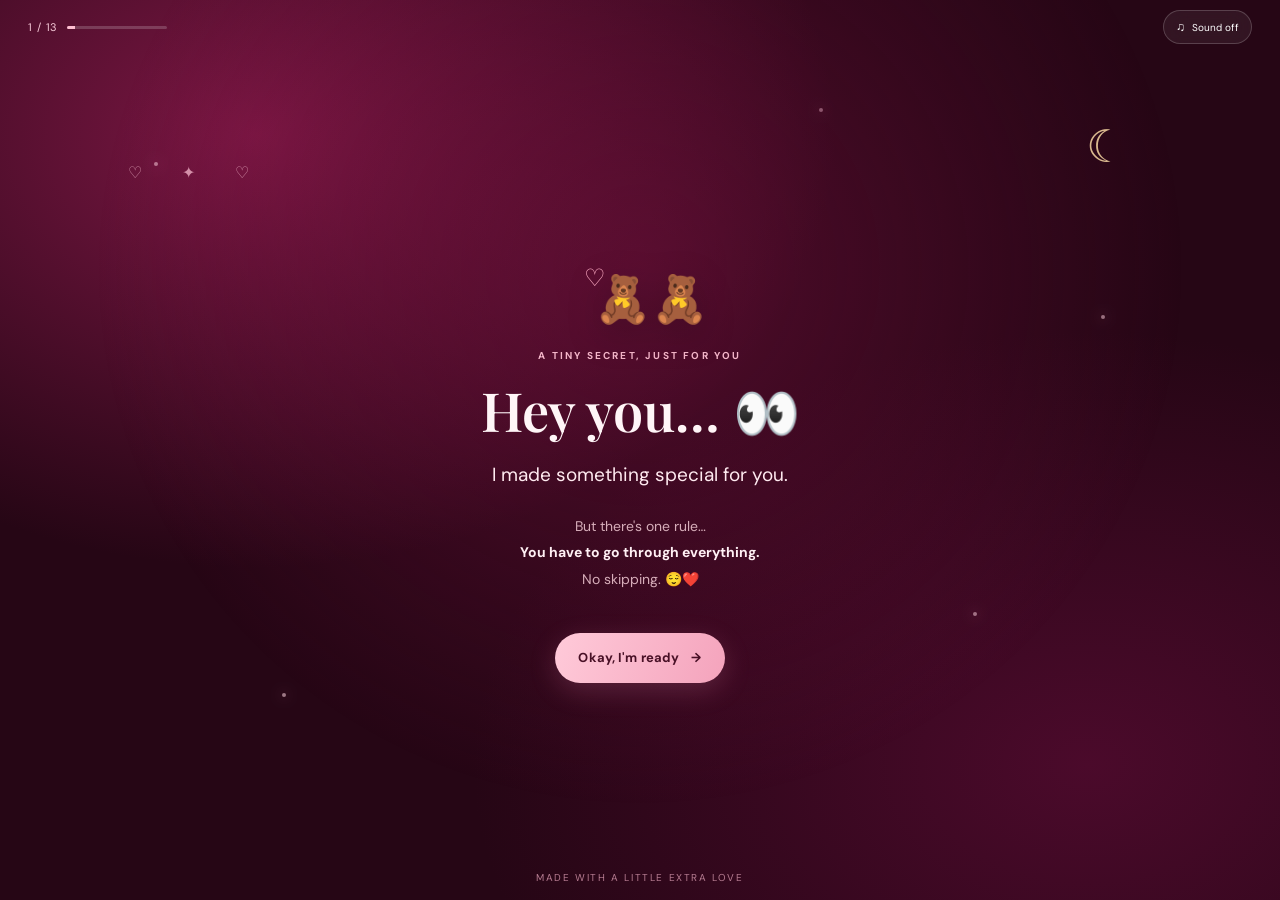
<file: index.html>
<!doctype html>
<html lang="en">
<head>
  <meta charset="utf-8">
  <meta name="viewport" content="width=device-width, initial-scale=1, viewport-fit=cover">
  <meta name="theme-color" content="#2b0718">
  <meta name="description" content="A little birthday surprise made with love.">
  <title>A Little Surprise for You ❤️</title>
  <link rel="stylesheet" href="css/style.css">
</head>
<body>
  <div class="ambient" aria-hidden="true"><span></span><span></span><span></span><span></span><span></span></div>
  <div class="heart-background" id="heartBackground" aria-hidden="true"></div>
  <span class="heart-cursor" id="heartCursor" aria-hidden="true">♥</span>
  <div class="top-ui">
    <div class="progress-wrap"><span id="progressText">1 / 13</span><div class="progress-track"><i id="progressBar"></i></div></div>
    <button class="sound-toggle" id="soundToggle" aria-label="Toggle background music" title="Toggle music">♫ <span>Sound off</span></button>
  </div>
  <main id="story" aria-live="polite">
    <section class="scene active dark-scene" data-step="1" id="step1">
      <div class="moon">☾</div><div class="tiny-hearts" aria-hidden="true">♡　✦　♡</div>
      <div class="scene-content intro-content">
        <div class="couple-doodle" aria-hidden="true"><span>♡</span><b>🧸</b><b>🧸</b></div>
        <p class="eyebrow">A tiny secret, just for you</p>
        <h1 id="openingLine">Hey you… 👀</h1>
        <p class="lead" id="openingSub">I made something special for you.</p>
        <p class="muted">But there's one rule…<br><strong>You have to go through everything.</strong><br>No skipping. 😌❤️</p>
        <button class="primary" data-next>Okay, I'm ready <span>→</span></button>
      </div>
      <div class="bottom-note">made with a little extra love</div>
    </section>

    <section class="scene birthday-reveal" data-step="2" id="step2">
      <div class="halo"></div><div class="scene-content center">
        <span class="pill">TODAY IS ALL ABOUT YOU</span>
        <p class="tamil-quote">Ennavan enakkaaga pirantha Naal ❤️</p>
        <p class="lead">The day my favourite person came into this world…</p>
        <h1 class="big-title">HAPPY BIRTHDAY,<br><em>MY LOVE</em> ❤️</h1>
        <p class="script-line">Your birthday feels like My second Birtday</p>
        <p class="soft-copy">Because the day you were born,<br>a little piece of my happiness was born too.</p>
        <button class="primary" data-next>There's more for you <span>→</span></button>
      </div>
    </section>

    <section class="scene balloons-scene" data-step="3" id="step3">
      <div class="scene-content center wide">
        <p class="eyebrow">A tiny birthday game</p><h2>Pop the balloons! 🎈</h2>
        <p class="soft-copy">Tap every balloon to find the little things I love about you.</p>
        <div class="balloon-field" id="balloonField">
          <button class="balloon b1" data-message="My favourite person ❤️" aria-label="Pop balloon 1"><i></i></button>
          <button class="balloon b2" data-message="My cuttest headache 😂" aria-label="Pop balloon 2"><i></i></button>
          <button class="balloon b3" data-message="My safe place 🫶" aria-label="Pop balloon 3"><i></i></button>
          <button class="balloon b4" data-message="My everything 💍" aria-label="Pop balloon 4"><i></i></button>
          <button class="balloon b5" data-message="My happiness 🥹" aria-label="Pop balloon 5"><i></i></button>
          <button class="balloon b6" data-message="My forever person ❤️" aria-label="Pop balloon 6"><i></i></button>
        </div>
        <p id="balloonMessage" class="reveal-message" aria-live="polite">Your little messages are waiting…</p>
        <p id="balloonDone" class="soft-copy hidden">Okay… that was just the beginning. 👀</p>
        <button class="primary hidden" id="balloonContinue" data-next>Continue <span>→</span></button>
      </div>
    </section>

    <section class="scene cake-scene" data-step="4" id="step4">
      <div class="scene-content center">
        <p class="eyebrow">Make a little wish</p><h2>Make a wish, birthday boy… ✨</h2>
        <p class="soft-copy">Blow the candle or tap it if your browser can't hear you.</p>
        <button class="cake-button" id="blowButton" aria-label="Tap to blow out the candle">
          <div class="cake"><div class="candle"><span class="flame" id="flame"></span><span class="wick"></span></div><div class="icing"></div><div class="cake-top"></div><div class="cake-layer"></div><div class="cake-base"></div><div class="cake-plate"></div></div>
          <span class="cake-hint">Tap to blow 💨</span>
        </button>
        <p id="blowStatus" class="microcopy">Blow into your microphone (optional) or tap the cake.</p>
      </div>
    </section>

    <section class="scene explosion-scene dark-scene" data-step="5" id="step5">
      <canvas class="confetti-canvas" aria-hidden="true"></canvas>
      <div class="scene-content center">
        <div class="photo-frame hero-photo"><img data-image="hisPhoto" alt="Your favourite birthday boy" src="partner-photo.jpeg"></div>
        <p class="eyebrow">TODAY, THE WORLD GOT LUCKY</p>
        <h1 class="explosion-title">HAPPY<br><em>BIRTHDAY</em></h1>
        <h2 class="partner-name" data-partner>MAGII</h2>
        <p class="lead">Today is your day…<br>but somehow, I'm the one who feels lucky.</p>
        <p class="soft-copy">Because you were born…<br><strong>I got my person. ❤️</strong></p>
        <button class="primary" data-next>One more surprise <span>→</span></button>
      </div>
    </section>

    <section class="scene question-scene" data-step="6" id="step6">
      
      <div class="scene-content center">
        <p class="eyebrow">A very important question</p><h1>Will You<br><em>Marry Me?</em> 💍❤️</h1>
        <p class="soft-copy">Choose carefully, future husband. 😌</p>
        <div class="answer-area"><button class="yes-button" id="yesButton">YES ❤️</button><button class="no-button" id="noButton">NO 😏</button></div>
        <p class="microcopy" id="noMessage" aria-live="polite">I have a feeling I know your answer…</p>
      </div>
    </section>

    <section class="scene yes-scene" data-step="7" id="step7">
      <div class="scene-content center">
        <div class="ring-burst">💍</div><p class="eyebrow">SHE SAID… HE SAID… WE SAID YES!</p>
        <h1 class="big-title">YAYYYYY!!! 🥹❤️</h1><h2>You said YES!</h2>
        <p class="lead">Now you're officially stuck with me forever. 😂💍</p>
        <p class="soft-copy">Good luck, future husband. 😌❤️</p>
        <div class="couple-doodle celebrators" aria-hidden="true">🧸💗🧸</div>
        <button class="primary" data-next>Wait… the Avengers have a message <span>→</span></button>
      </div>
    </section>

    <section class="scene avengers-scene dark-scene" data-step="8" id="step8">
      <div class="scene-content center avenger-content">
        <p class="eyebrow">THE AVENGERS HAVE ENTERED THE CHAT</p><h1>Wait… your favourite superheroes have a message for you 👀</h1>
        <p class="lead">They know something about your girl that you don't… 😏❤️</p>
        <div class="avenger-card">
          <div class="avenger-avatar" id="avengerAvatar" data-avenger-image="black-widow">🕵️‍♀️</div>
          <div class="cloud-bubble"><strong id="avengerName">BLACK WIDOW</strong><p id="avengerDialogue">Natasha here. 🖤</p><p id="avengerLine">She might act strong… but around you, she's just your softest girl. 🥹❤️</p></div>
          <div class="avenger-controls"><span id="avengerCount">1 / 6</span><button class="secondary" id="avengerNext">Next hero →</button></div>
        </div>
        <p class="microcopy">GROUP ONE · THE ORIGINALS</p>
      </div>
    </section>

    <section class="scene avengers-scene dark-scene" data-step="9" id="step9">
      <div class="scene-content center avenger-content">
        <p class="eyebrow">THE TEAM ISN'T DONE YET</p><h1>More heroes. More truth. ❤️</h1>
        <div class="avenger-card">
          <div class="avenger-avatar" id="avengerAvatar2" data-avenger-image="hawkeye">🏹</div>
          <div class="cloud-bubble"><strong id="avengerName2">HAWKEYE</strong><p id="avengerDialogue2">Clint here. 🏹</p><p id="avengerLine2">The greatest shot she ever took was giving her heart to you ❤️</p></div>
          <div class="avenger-controls"><span id="avengerCount2">1 / 6</span><button class="secondary" id="avengerNext2">Next hero →</button></div>
        </div>
        <p class="microcopy">GROUP TWO · THE REST OF THE TEAM</p>
      </div>
    </section>

    <section class="scene avengers-final dark-scene" data-step="10" id="step10">
      <div class="scene-content center">
        <div class="avengers-emblem">A</div><p class="eyebrow">A MESSAGE FROM EARTH'S MIGHTIEST</p>
        <p class="lead">Okay… we've all said our part.</p><p class="lead">But there's one thing we all agree on…</p>
        <h1 class="avengers-love">SHE LOVES YOU. ❤️</h1>
        <h2>And you better take good care of her. 😌</h2><p class="signature">— The Avengers 🦸‍♂️🦸‍♀️</p>
        <p class="soft-copy tamil-english">One main message Unnala than ava enga movies paakuraa 😂❤️</p>
        <button class="primary" data-next>Now, our memories 📸 <span>→</span></button>
      </div>
    </section>

    <section class="scene memories-scene" data-step="11" id="step11">
      <div class="scene-content center wide">
        <p class="eyebrow">LITTLE PIECES OF FOREVER</p><h1>Our Memories 📸</h1>
        <p class="soft-copy">Every picture holds a little piece of us.</p>
        <div class="memory-viewer">
          <button class="carousel-arrow" id="memoryPrev" aria-label="Previous photo">‹</button>
          <div class="memory-photo"><img id="memoryImage" alt="A memory of us" src=""><span class="photo-number" id="memoryNumber">01 / 04</span></div>
          <button class="carousel-arrow" id="memoryNext" aria-label="Next photo">›</button>
        </div>
        <p class="memory-caption" id="memoryCaption">One of my favourite moments with you ❤️</p>
        <div class="dots" id="memoryDots" aria-label="Choose memory"></div>
        <p class="microcopy">Swipe the photo or use the arrows to travel through our little story.</p>
        <button class="primary" data-next>Something from my heart 💌 <span>→</span></button>
      </div>
    </section>

    <section class="scene letter-scene dark-scene" data-step="12" id="step12">
      <div class="scene-content center">
        <p class="eyebrow">JUST BETWEEN YOU AND ME</p><h1>A letter for you 💌</h1>
        <button class="envelope" id="envelope" aria-label="Open your love letter"><span class="envelope-heart">♡</span><span class="envelope-label">Tap to open</span></button>
        <div class="letter-paper hidden" id="letterPaper"><p class="letter-to">To my favourite person,</p><p id="letterText"></p></div>
        <p id="letterHint" class="soft-copy">I put a little piece of my heart in here.</p>
        <button class="primary hidden" id="letterContinue" data-next>One last thing, my love <span>→</span></button>
      </div>
    </section>

    <section class="scene final-scene" data-step="13" id="step13">
      <div class="final-stars" aria-hidden="true">✦　·　♡　✧　·　✦</div>
      <div class="scene-content center">
        <div class="photo-frame final-photo"><img data-image="finalPhoto" alt="My favourite person" src=""></div>
        <p class="eyebrow">MY PERSON. MY HOME. MY ALWAYS.</p><h1 class="big-title">HAPPY BIRTHDAY,<br><em>MY BETTERHALF</em> ❤️</h1>
        <p class="lead">I hope this little website made you smile…</p><p class="soft-copy">Because making you smile is one of my favourite things.</p>
        <h2 class="i-love-you">I LOVE YOU LOTZZZ🤗😘💋👻🫂😁✨</h2>
        <p class="signature">Made with love, specially for you.</p><p class="soft-copy" data-myname>Your girl 🫶</p>
        <button class="secondary replay-button" id="replayButton">Relive our little story ↺</button>
      </div>
    </section>
  </main>
  <audio id="backgroundMusic" loop preload="none"></audio>
  <audio id="effectAudio" preload="none"></audio>
  <script src="js/script.js"></script>
</body>
</html>
</file>
<file: css/style.css>
@import url('https://fonts.googleapis.com/css2?family=DM+Sans:wght@400;500;600;700&family=Playfair+Display:ital,wght@0,500;0,600;0,700;1,500;1,600&display=swap');
:root{--ink:#2a0818;--wine:#650d32;--rose:#f4a8bc;--pink:#ffdbe5;--cream:#fff7f1;--gold:#f3cf91;--white:#fffdfc;--safe-top:env(safe-area-inset-top,0px);--safe-bottom:env(safe-area-inset-bottom,0px)}
*{box-sizing:border-box}html,body{margin:0;min-height:100%;background:#2b0718;color:var(--white);font-family:'DM Sans',sans-serif}body{overflow:hidden;overscroll-behavior:none}button{font:inherit;cursor:pointer;-webkit-tap-highlight-color:transparent}button:focus-visible{outline:3px solid #ffd6e2;outline-offset:4px}.ambient{position:fixed;inset:0;pointer-events:none;overflow:hidden;z-index:0;background:radial-gradient(ellipse at 20% 15%,#7c1744 0,transparent 40%),radial-gradient(ellipse at 85% 85%,#4b0a2b 0,transparent 40%),#260615}.ambient span{position:absolute;width:4px;height:4px;border-radius:50%;background:#ffd6e2;opacity:.55;box-shadow:0 0 14px #ffb3ca;animation:twinkle 4s ease-in-out infinite}.ambient span:nth-child(1){top:18%;left:12%}.ambient span:nth-child(2){top:35%;left:86%;animation-delay:1s}.ambient span:nth-child(3){top:77%;left:22%;animation-delay:2s}.ambient span:nth-child(4){top:68%;left:76%;animation-delay:.5s}.ambient span:nth-child(5){top:12%;left:64%;animation-delay:1.5s}
.top-ui{position:fixed;z-index:20;top:calc(10px + var(--safe-top));left:16px;right:16px;display:flex;align-items:center;justify-content:space-between;gap:12px;pointer-events:none}.progress-wrap{display:flex;align-items:center;gap:9px;color:#f7cbd9;font-size:11px;letter-spacing:.08em}.progress-track{height:3px;width:68px;border-radius:4px;background:#ffffff30;overflow:hidden}.progress-track i{display:block;height:100%;width:7.7%;background:#ffbfd2;transition:width .5s}.sound-toggle{pointer-events:auto;border:1px solid #ffffff30;border-radius:99px;background:#ffffff10;color:#fff;padding:8px 12px;font-size:12px;backdrop-filter:blur(12px)}.sound-toggle span{font-size:10px;margin-left:4px}
#story{position:relative;z-index:1;width:100%;height:100dvh;min-height:100svh;overflow:hidden}.scene{position:absolute;inset:0;display:flex;align-items:center;justify-content:center;padding:calc(58px + var(--safe-top)) 20px calc(24px + var(--safe-bottom));overflow:hidden;opacity:0;visibility:hidden;transform:translateY(18px) scale(.985);transition:opacity .55s ease,transform .65s cubic-bezier(.2,.75,.25,1),visibility .65s;background:radial-gradient(ellipse at 50% 0%,#fff5f51c,transparent 55%)}.scene.active{opacity:1;visibility:visible;transform:translateY(0) scale(1);z-index:2;overflow-y:auto;scrollbar-width:none}.scene.active::-webkit-scrollbar{display:none}.dark-scene{background:radial-gradient(ellipse at 50% 30%,#6d103a99,transparent 60%)}.scene-content{width:min(100%,540px);margin:auto;position:relative;z-index:2}.center{text-align:center}.wide{width:min(100%,650px)}.eyebrow{font-size:10px;letter-spacing:.22em;font-weight:700;color:#f5b7ca;text-transform:uppercase;margin:0 0 18px}.lead{font-size:clamp(16px,4.1vw,19px);line-height:1.65;color:#ffeaf0;margin:18px auto;max-width:440px}.soft-copy{font-size:14px;line-height:1.8;color:#eecbd6;margin:15px auto;max-width:430px}.muted{color:#d7aeba;font-size:14px;line-height:1.9;margin:22px auto}.muted strong{color:#fff0f4}.microcopy{font-size:11px;line-height:1.6;color:#d5a8b7;margin:16px auto 0;max-width:350px}.hidden{display:none!important}h1,h2{font-family:'Playfair Display',Georgia,serif;font-weight:600;line-height:1.13;margin:0;color:#fff5f7}h1{font-size:clamp(34px,9vw,54px)}h2{font-size:clamp(27px,7vw,38px)}em{font-weight:500;color:#ffb6cd}.primary,.secondary{min-height:50px;padding:0 23px;border-radius:99px;border:0;font-weight:700;font-size:13px;letter-spacing:.01em;transition:transform .18s,box-shadow .2s,background .2s}.primary{background:linear-gradient(110deg,#ffcad9,#f4a3bc);color:#481026;box-shadow:0 8px 28px #ff9ab830;margin-top:18px}.primary span{margin-left:9px}.primary:active,.secondary:active{transform:scale(.96)}.secondary{background:#ffffff13;border:1px solid #ffffff45;color:#fff}.moon{position:absolute;top:13%;right:12%;font-size:45px;color:#f9d9a4;opacity:.85;animation:float 5s ease-in-out infinite}.tiny-hearts{position:absolute;top:18%;left:10%;color:#ffc6d8;letter-spacing:12px;opacity:.7}.intro-content{text-align:center;padding-top:18px}.couple-doodle{font-size:40px;display:flex;justify-content:center;align-items:center;gap:0;margin:0 auto 20px;filter:drop-shadow(0 10px 18px #0003)}.couple-doodle b{font-size:46px;font-weight:400;display:inline-block;animation:float 3s ease-in-out infinite}.couple-doodle b:nth-of-type(2){animation-delay:.6s}.couple-doodle span{font-size:24px;color:#ffadc5;position:relative;left:12px;top:-22px}.bottom-note{position:absolute;bottom:calc(16px + var(--safe-bottom));font-size:10px;letter-spacing:.16em;text-transform:uppercase;color:#b67c91}
.birthday-reveal{background:radial-gradient(ellipse at center,#9b214f 0,#58102e 45%,#2b0718 100%)}.halo{position:absolute;width:min(80vw,430px);aspect-ratio:1;border:1px solid #ffcedb35;border-radius:50%;box-shadow:0 0 0 28px #ffcedb08,0 0 0 60px #ffcedb05;animation:pulse 5s infinite}.pill{display:inline-block;border:1px solid #ffffff4d;border-radius:99px;padding:8px 13px;font-size:9px;letter-spacing:.17em;margin-bottom:22px;color:#ffe5ed}.tamil-quote{font-family:'Playfair Display',serif;font-size:clamp(19px,5vw,25px);color:#ffe0e9;margin:0 0 20px}.big-title{font-size:clamp(38px,10vw,60px);letter-spacing:-.04em;text-shadow:0 8px 40px #f55d9833}.script-line{font-family:'Playfair Display',serif;font-style:italic;font-size:17px;color:#ffcad9;margin:18px 0}.birthday-reveal .soft-copy{color:#f6dce4}
.balloons-scene{background:radial-gradient(ellipse at 50% 20%,#7d1d47,#3a0a23 80%)}.balloon-field{height:min(42vh,350px);min-height:250px;position:relative;margin:14px auto 0;max-width:420px}.balloon{position:absolute;width:clamp(64px,18vw,82px);height:clamp(82px,22vw,104px);border:0;border-radius:50% 50% 45% 45%;background:var(--balloon,#f68caf);box-shadow:inset -9px -8px 0 #0000000c,inset 8px 7px 12px #ffffff50,0 14px 25px #0002;transition:transform .25s,opacity .3s;animation:float 3s ease-in-out infinite}.balloon:before{content:"";position:absolute;width:2px;height:25px;background:#ffffff7a;bottom:-24px;left:50%}.balloon i{position:absolute;top:18px;left:17px;width:12px;height:23px;border-radius:50%;background:#ffffff55;transform:rotate(30deg)}.balloon:active{transform:scale(1.08)}.balloon.popped{animation:pop .3s forwards;pointer-events:none}.b1{--balloon:#f78fb2;left:7%;top:8%}.b2{--balloon:#e4a6fa;left:38%;top:0;animation-delay:.4s}.b3{--balloon:#ffce82;right:6%;top:12%;animation-delay:.8s}.b4{--balloon:#f36d8d;left:14%;top:52%;animation-delay:.7s}.b5{--balloon:#a7d8d5;left:43%;top:47%;animation-delay:1.1s}.b6{--balloon:#f6b5d1;right:8%;top:55%;animation-delay:1.5s}.reveal-message{min-height:24px;color:#ffe0e9;font-weight:700;font-size:15px;margin:4px 0}.cake-scene{background:radial-gradient(ellipse at 50% 70%,#7a2343,#310a20 68%)}.cake-button{border:0;background:transparent;color:white;display:block;margin:8px auto 0;padding:12px}.cake{width:230px;height:220px;position:relative;margin:10px auto 0;filter:drop-shadow(0 22px 22px #0004)}.cake-plate{position:absolute;bottom:12px;left:0;width:230px;height:20px;background:#e8b6c7;border-radius:50%;box-shadow:0 7px 0 #9c526c}.cake-base{position:absolute;bottom:27px;left:20px;width:190px;height:65px;border-radius:0 0 22px 22px;background:linear-gradient(90deg,#e6a2b6,#fff0e7 45%,#e6a2b6);border-bottom:10px solid #c66f8b}.cake-layer{position:absolute;bottom:88px;left:28px;width:174px;height:58px;border-radius:12px 12px 6px 6px;background:linear-gradient(90deg,#6d2140,#d97f9e 48%,#6d2140)}.icing{position:absolute;bottom:128px;left:27px;width:176px;height:20px;border-radius:50%;background:#fff0e8;z-index:2}.icing:after{content:"";position:absolute;right:20px;top:6px;width:13px;height:26px;border-radius:0 0 10px 10px;background:#fff0e8}.candle{position:absolute;z-index:3;left:108px;bottom:143px;width:14px;height:48px;border-radius:4px;background:repeating-linear-gradient(135deg,#fff0e8 0 7px,#e86f97 7px 12px)}.wick{position:absolute;top:-5px;left:6px;width:2px;height:7px;background:#2d0a1b}.flame{position:absolute;top:-31px;left:-2px;width:18px;height:28px;border-radius:50% 50% 48% 48%;background:radial-gradient(ellipse at 50% 70%,#fff9b7 0 18%,#ffcf61 35%,#ff6b4e 72%);transform-origin:bottom;filter:drop-shadow(0 0 12px #ffb744);animation:flicker .5s infinite alternate}.flame.out{display:none}.cake-hint{display:block;font-size:12px;color:#ffd9e4;margin-top:8px}
/* ===== EXPLOSION / BIRTHDAY SCENE ===== */

.explosion-scene {
  background: radial-gradient(
    ellipse at 50% 30%,
    #a82c5b,
    #2b0718 70%
  );
}

/* Confetti animation canvas */
.confetti-canvas {
  position: absolute;
  inset: 0;
  width: 100%;
  height: 100%;
  pointer-events: none;
  z-index: 1;
}

/* General photo frame */
.photo-frame {
  position: relative;
  border: 4px solid #ffe0e9;
  border-radius: 28px;
  padding: 6px;
  background: #ffffff15;
  box-shadow: 0 18px 60px #0004;
  overflow: hidden;
}

/* ===== BIG ROUNDED-SQUARE HERO PHOTO ===== */

.hero-photo {
  width: clamp(240px, 72vw, 360px);
  aspect-ratio: 1 / 1;
  margin: 0 auto 24px;
  border-radius: 28px;
  padding: 5px;
  box-sizing: border-box;
  overflow: hidden;
  background: linear-gradient(
    135deg,
    #7c2548,
    #f6b8ca
  );
  border: 3px solid #ffe0e9;
  box-shadow:
    0 18px 60px #0004,
    0 0 25px #ff91b255;
}

/* Image fits inside the frame */
.photo-frame img {
  width: 100%;
  height: 100%;
  object-fit: cover;
  object-position: center;
  border-radius: inherit;
  display: block;
  background: linear-gradient(
    135deg,
    #7c2548,
    #f6b8ca
  );
}

/* Hero image rounded-square shape */
.hero-photo img {
  display: block;
  width: 100%;
  height: 100%;
  object-fit: cover;
  object-position: center;
  border-radius: 21px;
}

/* ===== BIRTHDAY TITLE ===== */

.explosion-title {
  font-size: clamp(50px, 14vw, 76px);
  line-height: 0.94;
  letter-spacing: -0.04em;
}

/* Partner name */
.partner-name {
  font-size: clamp(22px, 6vw, 32px);
  color: #ffd1df;
  margin-top: 12px;
}

/* Supporting text */
.explosion-scene .lead {
  font-size: 15px;
}

.explosion-scene .soft-copy {
  margin-top: 8px;
}

/* ===== TABLET RESPONSIVE ===== */

@media (min-width: 481px) and (max-width: 768px) {
  .hero-photo {
    width: min(65vw, 330px);
    margin-bottom: 22px;
    border-radius: 26px;
  }

  .hero-photo img {
    border-radius: 19px;
  }
}

/* ===== MOBILE RESPONSIVE ===== */

@media (max-width: 480px) {
  .hero-photo {
    width: min(82vw, 320px);
    aspect-ratio: 1 / 1;
    margin: 0 auto 20px;
    padding: 4px;
    border-radius: 24px;
  }

  .hero-photo img {
    border-radius: 18px;
  }

  .explosion-title {
    font-size: clamp(42px, 12vw, 58px);
  }

  .partner-name {
    font-size: clamp(21px, 6vw, 28px);
  }

  .explosion-scene .lead {
    font-size: 14px;
  }
}

/* ===== SMALL MOBILE SCREENS ===== */

@media (max-width: 360px) {
  .hero-photo {
    width: 78vw;
    border-radius: 20px;
  }

  .hero-photo img {
    border-radius: 15px;
  }

  .explosion-title {
    font-size: 40px;
  }
}.question-scene{background:radial-gradient(ellipse at 50% 30%,#6f1740,#280616)}.ring-float{font-size:40px;position:absolute;top:17%;right:15%;animation:float 3s infinite}.question-scene h1{font-size:clamp(42px,11vw,62px)}.answer-area{height:105px;max-width:330px;margin:25px auto 0;position:relative;display:flex;align-items:center;justify-content:center;gap:22px}.yes-button,.no-button{min-width:112px;height:52px;border-radius:99px;border:0;font-weight:800;font-size:14px;box-shadow:0 9px 24px #0002}.yes-button{background:#ffb9ce;color:#4b0a23}.no-button{background:#ffffff18;color:white;border:1px solid #ffffff50;position:relative;transition:left .18s,top .18s,transform .18s}.yes-scene{background:radial-gradient(ellipse at 50% 40%,#a92758,#3c0a24)}.ring-burst{font-size:68px;animation:ringpop 1.2s ease-in-out infinite}.celebrators{font-size:54px;margin-top:22px}
.avengers-scene{background:radial-gradient(ellipse at 50% 20%,#1b3856,#07111f 75%)}.avenger-content{width:min(100%,540px)}.avenger-content h1{font-size:clamp(29px,7.5vw,43px)}.avenger-card{margin:22px auto 0;padding:20px 16px 15px;border:1px solid #ffffff22;border-radius:26px;background:linear-gradient(145deg,#ffffff13,#ffffff05);box-shadow:0 20px 60px #0003;backdrop-filter:blur(12px)}.avenger-avatar{font-size:clamp(58px,15vw,80px);height:96px;display:grid;place-items:center;animation:heroEnter .5s ease}.cloud-bubble{position:relative;background:#f8f4f4;color:#25212a;border-radius:24px;padding:17px 18px;margin-top:5px;text-align:left;box-shadow:0 8px 25px #0002}.cloud-bubble:before,.cloud-bubble:after{content:"";position:absolute;top:-9px;width:22px;height:22px;background:#f8f4f4;border-radius:50%}.cloud-bubble:before{left:24px}.cloud-bubble:after{left:43px;width:15px;height:15px;top:-14px}.cloud-bubble strong{font-size:10px;letter-spacing:.15em;color:#8c284b}.cloud-bubble p{font-size:14px;line-height:1.6;margin:9px 0 0}.avenger-controls{display:flex;align-items:center;justify-content:space-between;gap:10px;margin-top:17px;font-size:11px;color:#d8e7f8}.avengers-scene .microcopy{color:#9db5d0}.avengers-final{background:radial-gradient(ellipse at 50% 40%,#283f60,#07111f)}.avengers-emblem{width:74px;height:74px;display:grid;place-items:center;border:3px solid #e8c27e;border-radius:50%;font-size:45px;font-weight:900;color:#e8c27e;margin:0 auto 25px;box-shadow:0 0 35px #e8c27e30}.avengers-love{font-size:clamp(36px,10vw,58px);color:#ffcfdf;margin:22px auto;text-shadow:0 0 35px #fa6c9b55}.signature{font-family:'Playfair Display',serif;font-style:italic;color:#ffcad9;margin:18px auto}.tamil-english{border-top:1px solid #ffffff20;padding-top:17px}
.memories-scene{background:radial-gradient(ellipse at 50% 10%,#8a234b,#32091f 80%)}.memory-viewer{display:grid;grid-template-columns:38px minmax(0,1fr) 38px;gap:10px;align-items:center;margin:20px auto 0;max-width:460px}.memory-photo{position:relative;aspect-ratio:4/4.6;max-height:40vh;overflow:hidden;border-radius:22px;border:5px solid #ffffff2b;box-shadow:0 20px 50px #0003;background:linear-gradient(135deg,#773052,#e8a4bb);touch-action:pan-y}.memory-photo img{display:block;width:100%;height:100%;object-fit:cover;transition:opacity .25s,transform .6s}.memory-photo img.changing{opacity:.25;transform:scale(1.04)}.photo-number{position:absolute;bottom:12px;right:12px;border-radius:99px;padding:6px 9px;background:#260817a8;font-size:10px}.carousel-arrow{width:38px;height:38px;border-radius:50%;border:1px solid #ffffff4a;background:#ffffff13;color:#fff;font-size:27px;display:grid;place-items:center}.memory-caption{font-family:'Playfair Display',serif;font-size:18px;color:#ffe1e9;min-height:28px;margin:17px 0 10px}.dots{display:flex;justify-content:center;gap:7px;margin:10px 0}.dots button{width:7px;height:7px;border-radius:50%;border:0;padding:0;background:#ffffff45}.dots button.active{background:#ffc1d3;transform:scale(1.35)}
.letter-scene{background:radial-gradient(ellipse at 50% 20%,#6c1538,#230615 75%)}.envelope{width:180px;height:122px;border:0;border-radius:8px;background:#f2b7c8;position:relative;margin:25px auto 12px;box-shadow:0 18px 45px #0004;overflow:hidden;display:block}.envelope:before{content:"";position:absolute;inset:0;background:#e69bb3;clip-path:polygon(0 0,50% 55%,100% 0);z-index:2;transition:transform .5s;transform-origin:top}.envelope:after{content:"";position:absolute;inset:0;background:#ffdce6;clip-path:polygon(0 100%,0 0,50% 57%,100% 0,100% 100%)}.envelope.opened:before{transform:rotateX(180deg)}.envelope-heart{position:absolute;z-index:3;left:0;right:0;top:32px;font-size:29px;color:#8a2448}.envelope-label{position:absolute;z-index:4;left:0;right:0;bottom:10px;color:#7a2343;font-size:11px;font-weight:700}.letter-paper{width:min(100%,430px);max-height:43vh;overflow:auto;margin:15px auto 0;padding:23px 22px;background:repeating-linear-gradient(#fffaf0 0 29px,#f0e5d8 30px);color:#4d2737;text-align:left;border-radius:4px;box-shadow:0 12px 40px #0003;font-family:'Playfair Display',serif;line-height:1.85;animation:paperIn .7s ease}.letter-to{font-size:18px;margin-top:0}.letter-signoff{margin-bottom:0}.letter-scene .soft-copy{font-size:12px}
.final-scene {
  background: radial-gradient(
    ellipse at 50% 25%,
    #8e234b,
    #2b0718 75%
  );
}

.final-photo {
  width: clamp(220px, 65vw, 320px);
  aspect-ratio: 1 / 1;
  margin: 0 auto 24px;
  border-radius: 24px;
  padding: 5px;
  overflow: hidden;
  box-sizing: border-box;
}

.final-photo img {
  display: block;
  width: 100%;
  height: 100%;
  object-fit: cover;
  object-position: center;
  border-radius: 19px;
}

.final-stars {
  position: absolute;
  top: 12%;
  left: 0;
  right: 0;
  text-align: center;
  color: #f8d6a1;
  letter-spacing: 12px;
  opacity: 0.7;
  animation: twinkle 4s infinite;
}

.final-scene .big-title {
  font-size: clamp(36px, 9.5vw, 57px);
}

.i-love-you {
  font-size: clamp(28px, 7vw, 38px);
  color: #ffc4d6;
  margin: 20px 0 6px;
  text-shadow: 0 0 28px #ff91b244;
}

.replay-button {
  margin-top: 10px;
}

/* Mobile responsive */
@media (max-width: 480px) {
  .final-photo {
    width: min(76vw, 290px);
    border-radius: 22px;
    margin-bottom: 20px;
  }

  .final-photo img {
    border-radius: 17px;
  }
}
.float-heart{position:fixed;z-index:9;pointer-events:none;font-size:18px;animation:heartRise 1.8s ease-out forwards}.sparkle{position:absolute;color:#ffe2a9;animation:twinkle 2s infinite}.burst-dot{position:fixed;z-index:12;pointer-events:none;width:6px;height:6px;border-radius:50%;background:#ffbdd2;box-shadow:0 0 12px #ffbdd2;animation:burst .6s ease-out forwards}
@keyframes float{0%,100%{transform:translateY(0) rotate(-2deg)}50%{transform:translateY(-10px) rotate(2deg)}}@keyframes twinkle{0%,100%{opacity:.25;transform:scale(.8)}50%{opacity:1;transform:scale(1.2)}}@keyframes pulse{0%,100%{transform:scale(.96);opacity:.55}50%{transform:scale(1.04);opacity:1}}@keyframes flicker{from{transform:rotate(-4deg) scale(1)}to{transform:rotate(4deg) scale(1.07)}}@keyframes pop{0%{transform:scale(1);opacity:1}60%{transform:scale(1.25);opacity:.75}100%{transform:scale(.1);opacity:0}}@keyframes ringpop{0%,100%{transform:scale(1) rotate(-8deg)}50%{transform:scale(1.14) rotate(8deg)}}@keyframes heroEnter{from{opacity:0;transform:translateY(15px) scale(.85)}to{opacity:1;transform:translateY(0) scale(1)}}@keyframes paperIn{from{opacity:0;transform:translateY(20px) rotate(1deg)}to{opacity:1;transform:translateY(0) rotate(0)}}@keyframes heartRise{0%{opacity:0;transform:translateY(0) scale(.6) rotate(-10deg)}15%{opacity:1}100%{opacity:0;transform:translateY(-150px) scale(1.4) rotate(25deg)}}@keyframes burst{to{transform:translate(var(--dx),var(--dy)) scale(0);opacity:0}}
@media(min-width:700px){.scene{padding-left:34px;padding-right:34px}.top-ui{left:28px;right:28px}.progress-track{width:100px}.balloon-field{height:340px}.memory-photo{max-height:42vh}.avenger-card{padding:24px}.letter-paper{max-height:48vh}}
@media(max-height:700px){.scene{padding-top:54px;padding-bottom:15px}.eyebrow{margin-bottom:10px}.lead{margin:12px auto;font-size:15px}.soft-copy{margin:10px auto;font-size:13px}.primary{min-height:45px;margin-top:12px}.balloon-field{height:35vh;min-height:215px}.cake{transform:scale(.82);transform-origin:top center;margin-bottom:-30px}.avenger-card{margin-top:12px;padding:12px}.avenger-avatar{height:68px}.memory-photo{max-height:32vh}.hero-photo{width:105px}.letter-paper{max-height:34vh}}
@media(prefers-reduced-motion:reduce){*,*::before,*::after{animation-duration:.01ms!important;animation-iteration-count:1!important;scroll-behavior:auto!important;transition-duration:.01ms!important}}

.photo-placeholder-label{position:absolute;inset:0;display:flex;flex-direction:column;align-items:center;justify-content:center;text-align:center;color:#fff4f7;font-size:11px;font-weight:800;letter-spacing:.12em;line-height:1.6;pointer-events:none;text-shadow:0 2px 8px #4b102b80}.photo-placeholder-label small{font-size:9px;font-weight:500;letter-spacing:0;color:#ffe2eb}
body.candle-darken .ambient{filter:brightness(.28);transition:filter .35s}body.candle-darken .top-ui{opacity:.25;transition:opacity .35s}

/* Requested refinements: message reveals, larger photos, floating hearts and cursor hearts */
.heart-background{position:fixed;inset:0;z-index:1;pointer-events:none;overflow:hidden;opacity:.68}
.background-heart{position:absolute;bottom:-35px;color:#ff9fbd;font-size:var(--heart-size,14px);text-shadow:0 0 14px #ff8eb640;animation:backgroundHeartRise linear infinite;opacity:0;will-change:transform,opacity}
@keyframes backgroundHeartRise{0%{transform:translate3d(0,0,0) rotate(-12deg) scale(.7);opacity:0}12%{opacity:.52}80%{opacity:.28}100%{transform:translate3d(30px,-115vh,0) rotate(22deg) scale(1.15);opacity:0}}
.heart-cursor{position:fixed;left:0;top:0;z-index:100;pointer-events:none;color:#ff8db2;font-size:21px;line-height:1;transform:translate(-50%,-50%) scale(.65);opacity:0;text-shadow:0 0 12px #ff8db2;transition:opacity .18s,transform .12s;will-change:left,top}
.heart-cursor.visible{opacity:.95;transform:translate(-50%,-50%) scale(1)}
.cursor-pop-heart{position:fixed;z-index:101;pointer-events:none;color:#ff83ab;font-size:18px;transform:translate(-50%,-50%);animation:cursorHeartPop .75s ease-out forwards;text-shadow:0 0 12px #ff9eb9}
@keyframes cursorHeartPop{to{transform:translate(-50%,-90%) scale(1.8) rotate(18deg);opacity:0}}
.balloon.popping{animation:pop .24s ease-out forwards}
.balloon.message-visible{width:clamp(88px,23vw,112px);height:auto;min-height:58px;aspect-ratio:auto;border-radius:18px;background:#fff3f8;color:#661638;box-shadow:0 8px 22px #16020c35;border:1px solid #ffffffa8;display:flex;align-items:center;justify-content:center;padding:9px;animation:messageEnter .55s cubic-bezier(.2,1.5,.35,1) both;overflow:visible}
.balloon.message-visible:before,.balloon.message-visible i{display:none}
.balloon-reveal{display:block;font-size:clamp(10px,2.8vw,12px);font-weight:800;line-height:1.35;text-align:center;animation:messageTextEnter .45s .08s both}
@keyframes messageEnter{0%{opacity:0;transform:scale(.35) rotate(-12deg)}70%{opacity:1;transform:scale(1.08) rotate(2deg)}100%{transform:scale(1) rotate(0)}}
@keyframes messageTextEnter{from{opacity:0;transform:translateY(7px)}to{opacity:1;transform:translateY(0)}}
.hero-photo{width:clamp(150px,40vw,205px);margin-bottom:20px}
.final-photo{width:clamp(155px,42vw,210px);margin-bottom:24px}
.memory-viewer{grid-template-columns:36px minmax(0,1fr) 36px;gap:8px;width:min(100%,570px);margin:22px auto 0}
.memory-photo{aspect-ratio:4/4.6;width:100%;height:clamp(300px,48vh,510px);max-height:none;justify-self:center;border-radius:24px;border-width:5px}
.memory-photo img{object-position:center}
.memories-scene .scene-content{width:min(100%,700px)}
.letter-paper{width:min(100%,560px);max-height:58vh;min-height:260px;padding:clamp(22px,5vw,34px);background:#fffaf5;color:#4d2737;border:1px solid #f5d9e1;border-radius:16px;box-shadow:0 18px 55px #0004;font-family:'DM Sans',sans-serif;line-height:1.85;font-size:clamp(14px,3.7vw,16px);white-space:normal}
.letter-paper #letterText{white-space:pre-line;overflow-wrap:anywhere}
.letter-to{font-family:'Playfair Display',serif;font-size:clamp(20px,5vw,25px);color:#7a2343;margin-bottom:15px}
.letter-signoff{font-family:'Playfair Display',serif;font-size:15px;margin-top:18px}
.letter-scene .scene-content{width:min(100%,650px)}
@media(max-width:420px){.memory-viewer{grid-template-columns:30px minmax(0,1fr) 30px;gap:6px}.carousel-arrow{width:30px;height:30px;font-size:23px}.memory-photo{height:clamp(290px,46vh,430px)}.balloon-field{min-height:270px}.balloon.message-visible{width:86px;min-height:56px;padding:7px}.letter-paper{max-height:57vh;min-height:250px}}
@media(hover:none){.heart-cursor{display:none}}
</file>
<file: birthday-surprise/css/style.css>
@import url('https://fonts.googleapis.com/css2?family=DM+Sans:wght@400;500;600;700&family=Playfair+Display:ital,wght@0,500;0,600;0,700;1,500;1,600&display=swap');
:root{--ink:#2a0818;--wine:#650d32;--rose:#f4a8bc;--pink:#ffdbe5;--cream:#fff7f1;--gold:#f3cf91;--white:#fffdfc;--safe-top:env(safe-area-inset-top,0px);--safe-bottom:env(safe-area-inset-bottom,0px)}
*{box-sizing:border-box}html,body{margin:0;min-height:100%;background:#2b0718;color:var(--white);font-family:'DM Sans',sans-serif}body{overflow:hidden;overscroll-behavior:none}button{font:inherit;cursor:pointer;-webkit-tap-highlight-color:transparent}button:focus-visible{outline:3px solid #ffd6e2;outline-offset:4px}.ambient{position:fixed;inset:0;pointer-events:none;overflow:hidden;z-index:0;background:radial-gradient(ellipse at 20% 15%,#7c1744 0,transparent 40%),radial-gradient(ellipse at 85% 85%,#4b0a2b 0,transparent 40%),#260615}.ambient span{position:absolute;width:4px;height:4px;border-radius:50%;background:#ffd6e2;opacity:.55;box-shadow:0 0 14px #ffb3ca;animation:twinkle 4s ease-in-out infinite}.ambient span:nth-child(1){top:18%;left:12%}.ambient span:nth-child(2){top:35%;left:86%;animation-delay:1s}.ambient span:nth-child(3){top:77%;left:22%;animation-delay:2s}.ambient span:nth-child(4){top:68%;left:76%;animation-delay:.5s}.ambient span:nth-child(5){top:12%;left:64%;animation-delay:1.5s}
.top-ui{position:fixed;z-index:20;top:calc(10px + var(--safe-top));left:16px;right:16px;display:flex;align-items:center;justify-content:space-between;gap:12px;pointer-events:none}.progress-wrap{display:flex;align-items:center;gap:9px;color:#f7cbd9;font-size:11px;letter-spacing:.08em}.progress-track{height:3px;width:68px;border-radius:4px;background:#ffffff30;overflow:hidden}.progress-track i{display:block;height:100%;width:7.7%;background:#ffbfd2;transition:width .5s}.sound-toggle{pointer-events:auto;border:1px solid #ffffff30;border-radius:99px;background:#ffffff10;color:#fff;padding:8px 12px;font-size:12px;backdrop-filter:blur(12px)}.sound-toggle span{font-size:10px;margin-left:4px}
#story{position:relative;z-index:1;width:100%;height:100dvh;min-height:100svh;overflow:hidden}.scene{position:absolute;inset:0;display:flex;align-items:center;justify-content:center;padding:calc(58px + var(--safe-top)) 20px calc(24px + var(--safe-bottom));overflow:hidden;opacity:0;visibility:hidden;transform:translateY(18px) scale(.985);transition:opacity .55s ease,transform .65s cubic-bezier(.2,.75,.25,1),visibility .65s;background:radial-gradient(ellipse at 50% 0%,#fff5f51c,transparent 55%)}.scene.active{opacity:1;visibility:visible;transform:translateY(0) scale(1);z-index:2;overflow-y:auto;scrollbar-width:none}.scene.active::-webkit-scrollbar{display:none}.dark-scene{background:radial-gradient(ellipse at 50% 30%,#6d103a99,transparent 60%)}.scene-content{width:min(100%,540px);margin:auto;position:relative;z-index:2}.center{text-align:center}.wide{width:min(100%,650px)}.eyebrow{font-size:10px;letter-spacing:.22em;font-weight:700;color:#f5b7ca;text-transform:uppercase;margin:0 0 18px}.lead{font-size:clamp(16px,4.1vw,19px);line-height:1.65;color:#ffeaf0;margin:18px auto;max-width:440px}.soft-copy{font-size:14px;line-height:1.8;color:#eecbd6;margin:15px auto;max-width:430px}.muted{color:#d7aeba;font-size:14px;line-height:1.9;margin:22px auto}.muted strong{color:#fff0f4}.microcopy{font-size:11px;line-height:1.6;color:#d5a8b7;margin:16px auto 0;max-width:350px}.hidden{display:none!important}h1,h2{font-family:'Playfair Display',Georgia,serif;font-weight:600;line-height:1.13;margin:0;color:#fff5f7}h1{font-size:clamp(34px,9vw,54px)}h2{font-size:clamp(27px,7vw,38px)}em{font-weight:500;color:#ffb6cd}.primary,.secondary{min-height:50px;padding:0 23px;border-radius:99px;border:0;font-weight:700;font-size:13px;letter-spacing:.01em;transition:transform .18s,box-shadow .2s,background .2s}.primary{background:linear-gradient(110deg,#ffcad9,#f4a3bc);color:#481026;box-shadow:0 8px 28px #ff9ab830;margin-top:18px}.primary span{margin-left:9px}.primary:active,.secondary:active{transform:scale(.96)}.secondary{background:#ffffff13;border:1px solid #ffffff45;color:#fff}.moon{position:absolute;top:13%;right:12%;font-size:45px;color:#f9d9a4;opacity:.85;animation:float 5s ease-in-out infinite}.tiny-hearts{position:absolute;top:18%;left:10%;color:#ffc6d8;letter-spacing:12px;opacity:.7}.intro-content{text-align:center;padding-top:18px}.couple-doodle{font-size:40px;display:flex;justify-content:center;align-items:center;gap:0;margin:0 auto 20px;filter:drop-shadow(0 10px 18px #0003)}.couple-doodle b{font-size:46px;font-weight:400;display:inline-block;animation:float 3s ease-in-out infinite}.couple-doodle b:nth-of-type(2){animation-delay:.6s}.couple-doodle span{font-size:24px;color:#ffadc5;position:relative;left:12px;top:-22px}.bottom-note{position:absolute;bottom:calc(16px + var(--safe-bottom));font-size:10px;letter-spacing:.16em;text-transform:uppercase;color:#b67c91}
.birthday-reveal{background:radial-gradient(ellipse at center,#9b214f 0,#58102e 45%,#2b0718 100%)}.halo{position:absolute;width:min(80vw,430px);aspect-ratio:1;border:1px solid #ffcedb35;border-radius:50%;box-shadow:0 0 0 28px #ffcedb08,0 0 0 60px #ffcedb05;animation:pulse 5s infinite}.pill{display:inline-block;border:1px solid #ffffff4d;border-radius:99px;padding:8px 13px;font-size:9px;letter-spacing:.17em;margin-bottom:22px;color:#ffe5ed}.tamil-quote{font-family:'Playfair Display',serif;font-size:clamp(19px,5vw,25px);color:#ffe0e9;margin:0 0 20px}.big-title{font-size:clamp(38px,10vw,60px);letter-spacing:-.04em;text-shadow:0 8px 40px #f55d9833}.script-line{font-family:'Playfair Display',serif;font-style:italic;font-size:17px;color:#ffcad9;margin:18px 0}.birthday-reveal .soft-copy{color:#f6dce4}
.balloons-scene{background:radial-gradient(ellipse at 50% 20%,#7d1d47,#3a0a23 80%)}.balloon-field{height:min(42vh,350px);min-height:250px;position:relative;margin:14px auto 0;max-width:420px}.balloon{position:absolute;width:clamp(64px,18vw,82px);height:clamp(82px,22vw,104px);border:0;border-radius:50% 50% 45% 45%;background:var(--balloon,#f68caf);box-shadow:inset -9px -8px 0 #0000000c,inset 8px 7px 12px #ffffff50,0 14px 25px #0002;transition:transform .25s,opacity .3s;animation:float 3s ease-in-out infinite}.balloon:before{content:"";position:absolute;width:2px;height:25px;background:#ffffff7a;bottom:-24px;left:50%}.balloon i{position:absolute;top:18px;left:17px;width:12px;height:23px;border-radius:50%;background:#ffffff55;transform:rotate(30deg)}.balloon:active{transform:scale(1.08)}.balloon.popped{animation:pop .3s forwards;pointer-events:none}.b1{--balloon:#f78fb2;left:7%;top:8%}.b2{--balloon:#e4a6fa;left:38%;top:0;animation-delay:.4s}.b3{--balloon:#ffce82;right:6%;top:12%;animation-delay:.8s}.b4{--balloon:#f36d8d;left:14%;top:52%;animation-delay:.7s}.b5{--balloon:#a7d8d5;left:43%;top:47%;animation-delay:1.1s}.b6{--balloon:#f6b5d1;right:8%;top:55%;animation-delay:1.5s}.reveal-message{min-height:24px;color:#ffe0e9;font-weight:700;font-size:15px;margin:4px 0}.cake-scene{background:radial-gradient(ellipse at 50% 70%,#7a2343,#310a20 68%)}.cake-button{border:0;background:transparent;color:white;display:block;margin:8px auto 0;padding:12px}.cake{width:230px;height:220px;position:relative;margin:10px auto 0;filter:drop-shadow(0 22px 22px #0004)}.cake-plate{position:absolute;bottom:12px;left:0;width:230px;height:20px;background:#e8b6c7;border-radius:50%;box-shadow:0 7px 0 #9c526c}.cake-base{position:absolute;bottom:27px;left:20px;width:190px;height:65px;border-radius:0 0 22px 22px;background:linear-gradient(90deg,#e6a2b6,#fff0e7 45%,#e6a2b6);border-bottom:10px solid #c66f8b}.cake-layer{position:absolute;bottom:88px;left:28px;width:174px;height:58px;border-radius:12px 12px 6px 6px;background:linear-gradient(90deg,#6d2140,#d97f9e 48%,#6d2140)}.icing{position:absolute;bottom:128px;left:27px;width:176px;height:20px;border-radius:50%;background:#fff0e8;z-index:2}.icing:after{content:"";position:absolute;right:20px;top:6px;width:13px;height:26px;border-radius:0 0 10px 10px;background:#fff0e8}.candle{position:absolute;z-index:3;left:108px;bottom:143px;width:14px;height:48px;border-radius:4px;background:repeating-linear-gradient(135deg,#fff0e8 0 7px,#e86f97 7px 12px)}.wick{position:absolute;top:-5px;left:6px;width:2px;height:7px;background:#2d0a1b}.flame{position:absolute;top:-31px;left:-2px;width:18px;height:28px;border-radius:50% 50% 48% 48%;background:radial-gradient(ellipse at 50% 70%,#fff9b7 0 18%,#ffcf61 35%,#ff6b4e 72%);transform-origin:bottom;filter:drop-shadow(0 0 12px #ffb744);animation:flicker .5s infinite alternate}.flame.out{display:none}.cake-hint{display:block;font-size:12px;color:#ffd9e4;margin-top:8px}
/* ===== EXPLOSION / BIRTHDAY SCENE ===== */

.explosion-scene {
  background: radial-gradient(
    ellipse at 50% 30%,
    #a82c5b,
    #2b0718 70%
  );
}

/* Confetti animation canvas */
.confetti-canvas {
  position: absolute;
  inset: 0;
  width: 100%;
  height: 100%;
  pointer-events: none;
  z-index: 1;
}

/* General photo frame */
.photo-frame {
  position: relative;
  border: 4px solid #ffe0e9;
  border-radius: 28px;
  padding: 6px;
  background: #ffffff15;
  box-shadow: 0 18px 60px #0004;
  overflow: hidden;
}

/* ===== BIG ROUNDED-SQUARE HERO PHOTO ===== */

.hero-photo {
  width: clamp(240px, 72vw, 360px);
  aspect-ratio: 1 / 1;
  margin: 0 auto 24px;
  border-radius: 28px;
  padding: 5px;
  box-sizing: border-box;
  overflow: hidden;
  background: linear-gradient(
    135deg,
    #7c2548,
    #f6b8ca
  );
  border: 3px solid #ffe0e9;
  box-shadow:
    0 18px 60px #0004,
    0 0 25px #ff91b255;
}

/* Image fits inside the frame */
.photo-frame img {
  width: 100%;
  height: 100%;
  object-fit: cover;
  object-position: center;
  border-radius: inherit;
  display: block;
  background: linear-gradient(
    135deg,
    #7c2548,
    #f6b8ca
  );
}

/* Hero image rounded-square shape */
.hero-photo img {
  display: block;
  width: 100%;
  height: 100%;
  object-fit: cover;
  object-position: center;
  border-radius: 21px;
}

/* ===== BIRTHDAY TITLE ===== */

.explosion-title {
  font-size: clamp(50px, 14vw, 76px);
  line-height: 0.94;
  letter-spacing: -0.04em;
}

/* Partner name */
.partner-name {
  font-size: clamp(22px, 6vw, 32px);
  color: #ffd1df;
  margin-top: 12px;
}

/* Supporting text */
.explosion-scene .lead {
  font-size: 15px;
}

.explosion-scene .soft-copy {
  margin-top: 8px;
}

/* ===== TABLET RESPONSIVE ===== */

@media (min-width: 481px) and (max-width: 768px) {
  .hero-photo {
    width: min(65vw, 330px);
    margin-bottom: 22px;
    border-radius: 26px;
  }

  .hero-photo img {
    border-radius: 19px;
  }
}

/* ===== MOBILE RESPONSIVE ===== */

@media (max-width: 480px) {
  .hero-photo {
    width: min(82vw, 320px);
    aspect-ratio: 1 / 1;
    margin: 0 auto 20px;
    padding: 4px;
    border-radius: 24px;
  }

  .hero-photo img {
    border-radius: 18px;
  }

  .explosion-title {
    font-size: clamp(42px, 12vw, 58px);
  }

  .partner-name {
    font-size: clamp(21px, 6vw, 28px);
  }

  .explosion-scene .lead {
    font-size: 14px;
  }
}

/* ===== SMALL MOBILE SCREENS ===== */

@media (max-width: 360px) {
  .hero-photo {
    width: 78vw;
    border-radius: 20px;
  }

  .hero-photo img {
    border-radius: 15px;
  }

  .explosion-title {
    font-size: 40px;
  }
}.question-scene{background:radial-gradient(ellipse at 50% 30%,#6f1740,#280616)}.ring-float{font-size:40px;position:absolute;top:17%;right:15%;animation:float 3s infinite}.question-scene h1{font-size:clamp(42px,11vw,62px)}.answer-area{height:105px;max-width:330px;margin:25px auto 0;position:relative;display:flex;align-items:center;justify-content:center;gap:22px}.yes-button,.no-button{min-width:112px;height:52px;border-radius:99px;border:0;font-weight:800;font-size:14px;box-shadow:0 9px 24px #0002}.yes-button{background:#ffb9ce;color:#4b0a23}.no-button{background:#ffffff18;color:white;border:1px solid #ffffff50;position:relative;transition:left .18s,top .18s,transform .18s}.yes-scene{background:radial-gradient(ellipse at 50% 40%,#a92758,#3c0a24)}.ring-burst{font-size:68px;animation:ringpop 1.2s ease-in-out infinite}.celebrators{font-size:54px;margin-top:22px}
.avengers-scene{background:radial-gradient(ellipse at 50% 20%,#1b3856,#07111f 75%)}.avenger-content{width:min(100%,540px)}.avenger-content h1{font-size:clamp(29px,7.5vw,43px)}.avenger-card{margin:22px auto 0;padding:20px 16px 15px;border:1px solid #ffffff22;border-radius:26px;background:linear-gradient(145deg,#ffffff13,#ffffff05);box-shadow:0 20px 60px #0003;backdrop-filter:blur(12px)}.avenger-avatar{font-size:clamp(58px,15vw,80px);height:96px;display:grid;place-items:center;animation:heroEnter .5s ease}.cloud-bubble{position:relative;background:#f8f4f4;color:#25212a;border-radius:24px;padding:17px 18px;margin-top:5px;text-align:left;box-shadow:0 8px 25px #0002}.cloud-bubble:before,.cloud-bubble:after{content:"";position:absolute;top:-9px;width:22px;height:22px;background:#f8f4f4;border-radius:50%}.cloud-bubble:before{left:24px}.cloud-bubble:after{left:43px;width:15px;height:15px;top:-14px}.cloud-bubble strong{font-size:10px;letter-spacing:.15em;color:#8c284b}.cloud-bubble p{font-size:14px;line-height:1.6;margin:9px 0 0}.avenger-controls{display:flex;align-items:center;justify-content:space-between;gap:10px;margin-top:17px;font-size:11px;color:#d8e7f8}.avengers-scene .microcopy{color:#9db5d0}.avengers-final{background:radial-gradient(ellipse at 50% 40%,#283f60,#07111f)}.avengers-emblem{width:74px;height:74px;display:grid;place-items:center;border:3px solid #e8c27e;border-radius:50%;font-size:45px;font-weight:900;color:#e8c27e;margin:0 auto 25px;box-shadow:0 0 35px #e8c27e30}.avengers-love{font-size:clamp(36px,10vw,58px);color:#ffcfdf;margin:22px auto;text-shadow:0 0 35px #fa6c9b55}.signature{font-family:'Playfair Display',serif;font-style:italic;color:#ffcad9;margin:18px auto}.tamil-english{border-top:1px solid #ffffff20;padding-top:17px}
.memories-scene{background:radial-gradient(ellipse at 50% 10%,#8a234b,#32091f 80%)}.memory-viewer{display:grid;grid-template-columns:38px minmax(0,1fr) 38px;gap:10px;align-items:center;margin:20px auto 0;max-width:460px}.memory-photo{position:relative;aspect-ratio:4/4.6;max-height:40vh;overflow:hidden;border-radius:22px;border:5px solid #ffffff2b;box-shadow:0 20px 50px #0003;background:linear-gradient(135deg,#773052,#e8a4bb);touch-action:pan-y}.memory-photo img{display:block;width:100%;height:100%;object-fit:cover;transition:opacity .25s,transform .6s}.memory-photo img.changing{opacity:.25;transform:scale(1.04)}.photo-number{position:absolute;bottom:12px;right:12px;border-radius:99px;padding:6px 9px;background:#260817a8;font-size:10px}.carousel-arrow{width:38px;height:38px;border-radius:50%;border:1px solid #ffffff4a;background:#ffffff13;color:#fff;font-size:27px;display:grid;place-items:center}.memory-caption{font-family:'Playfair Display',serif;font-size:18px;color:#ffe1e9;min-height:28px;margin:17px 0 10px}.dots{display:flex;justify-content:center;gap:7px;margin:10px 0}.dots button{width:7px;height:7px;border-radius:50%;border:0;padding:0;background:#ffffff45}.dots button.active{background:#ffc1d3;transform:scale(1.35)}
.letter-scene{background:radial-gradient(ellipse at 50% 20%,#6c1538,#230615 75%)}.envelope{width:180px;height:122px;border:0;border-radius:8px;background:#f2b7c8;position:relative;margin:25px auto 12px;box-shadow:0 18px 45px #0004;overflow:hidden;display:block}.envelope:before{content:"";position:absolute;inset:0;background:#e69bb3;clip-path:polygon(0 0,50% 55%,100% 0);z-index:2;transition:transform .5s;transform-origin:top}.envelope:after{content:"";position:absolute;inset:0;background:#ffdce6;clip-path:polygon(0 100%,0 0,50% 57%,100% 0,100% 100%)}.envelope.opened:before{transform:rotateX(180deg)}.envelope-heart{position:absolute;z-index:3;left:0;right:0;top:32px;font-size:29px;color:#8a2448}.envelope-label{position:absolute;z-index:4;left:0;right:0;bottom:10px;color:#7a2343;font-size:11px;font-weight:700}.letter-paper{width:min(100%,430px);max-height:43vh;overflow:auto;margin:15px auto 0;padding:23px 22px;background:repeating-linear-gradient(#fffaf0 0 29px,#f0e5d8 30px);color:#4d2737;text-align:left;border-radius:4px;box-shadow:0 12px 40px #0003;font-family:'Playfair Display',serif;line-height:1.85;animation:paperIn .7s ease}.letter-to{font-size:18px;margin-top:0}.letter-signoff{margin-bottom:0}.letter-scene .soft-copy{font-size:12px}
.final-scene {
  background: radial-gradient(
    ellipse at 50% 25%,
    #8e234b,
    #2b0718 75%
  );
}

.final-photo {
  width: clamp(220px, 65vw, 320px);
  aspect-ratio: 1 / 1;
  margin: 0 auto 24px;
  border-radius: 24px;
  padding: 5px;
  overflow: hidden;
  box-sizing: border-box;
}

.final-photo img {
  display: block;
  width: 100%;
  height: 100%;
  object-fit: cover;
  object-position: center;
  border-radius: 19px;
}

.final-stars {
  position: absolute;
  top: 12%;
  left: 0;
  right: 0;
  text-align: center;
  color: #f8d6a1;
  letter-spacing: 12px;
  opacity: 0.7;
  animation: twinkle 4s infinite;
}

.final-scene .big-title {
  font-size: clamp(36px, 9.5vw, 57px);
}

.i-love-you {
  font-size: clamp(28px, 7vw, 38px);
  color: #ffc4d6;
  margin: 20px 0 6px;
  text-shadow: 0 0 28px #ff91b244;
}

.replay-button {
  margin-top: 10px;
}

/* Mobile responsive */
@media (max-width: 480px) {
  .final-photo {
    width: min(76vw, 290px);
    border-radius: 22px;
    margin-bottom: 20px;
  }

  .final-photo img {
    border-radius: 17px;
  }
}
.float-heart{position:fixed;z-index:9;pointer-events:none;font-size:18px;animation:heartRise 1.8s ease-out forwards}.sparkle{position:absolute;color:#ffe2a9;animation:twinkle 2s infinite}.burst-dot{position:fixed;z-index:12;pointer-events:none;width:6px;height:6px;border-radius:50%;background:#ffbdd2;box-shadow:0 0 12px #ffbdd2;animation:burst .6s ease-out forwards}
@keyframes float{0%,100%{transform:translateY(0) rotate(-2deg)}50%{transform:translateY(-10px) rotate(2deg)}}@keyframes twinkle{0%,100%{opacity:.25;transform:scale(.8)}50%{opacity:1;transform:scale(1.2)}}@keyframes pulse{0%,100%{transform:scale(.96);opacity:.55}50%{transform:scale(1.04);opacity:1}}@keyframes flicker{from{transform:rotate(-4deg) scale(1)}to{transform:rotate(4deg) scale(1.07)}}@keyframes pop{0%{transform:scale(1);opacity:1}60%{transform:scale(1.25);opacity:.75}100%{transform:scale(.1);opacity:0}}@keyframes ringpop{0%,100%{transform:scale(1) rotate(-8deg)}50%{transform:scale(1.14) rotate(8deg)}}@keyframes heroEnter{from{opacity:0;transform:translateY(15px) scale(.85)}to{opacity:1;transform:translateY(0) scale(1)}}@keyframes paperIn{from{opacity:0;transform:translateY(20px) rotate(1deg)}to{opacity:1;transform:translateY(0) rotate(0)}}@keyframes heartRise{0%{opacity:0;transform:translateY(0) scale(.6) rotate(-10deg)}15%{opacity:1}100%{opacity:0;transform:translateY(-150px) scale(1.4) rotate(25deg)}}@keyframes burst{to{transform:translate(var(--dx),var(--dy)) scale(0);opacity:0}}
@media(min-width:700px){.scene{padding-left:34px;padding-right:34px}.top-ui{left:28px;right:28px}.progress-track{width:100px}.balloon-field{height:340px}.memory-photo{max-height:42vh}.avenger-card{padding:24px}.letter-paper{max-height:48vh}}
@media(max-height:700px){.scene{padding-top:54px;padding-bottom:15px}.eyebrow{margin-bottom:10px}.lead{margin:12px auto;font-size:15px}.soft-copy{margin:10px auto;font-size:13px}.primary{min-height:45px;margin-top:12px}.balloon-field{height:35vh;min-height:215px}.cake{transform:scale(.82);transform-origin:top center;margin-bottom:-30px}.avenger-card{margin-top:12px;padding:12px}.avenger-avatar{height:68px}.memory-photo{max-height:32vh}.hero-photo{width:105px}.letter-paper{max-height:34vh}}
@media(prefers-reduced-motion:reduce){*,*::before,*::after{animation-duration:.01ms!important;animation-iteration-count:1!important;scroll-behavior:auto!important;transition-duration:.01ms!important}}

.photo-placeholder-label{position:absolute;inset:0;display:flex;flex-direction:column;align-items:center;justify-content:center;text-align:center;color:#fff4f7;font-size:11px;font-weight:800;letter-spacing:.12em;line-height:1.6;pointer-events:none;text-shadow:0 2px 8px #4b102b80}.photo-placeholder-label small{font-size:9px;font-weight:500;letter-spacing:0;color:#ffe2eb}
body.candle-darken .ambient{filter:brightness(.28);transition:filter .35s}body.candle-darken .top-ui{opacity:.25;transition:opacity .35s}

/* Requested refinements: message reveals, larger photos, floating hearts and cursor hearts */
.heart-background{position:fixed;inset:0;z-index:1;pointer-events:none;overflow:hidden;opacity:.68}
.background-heart{position:absolute;bottom:-35px;color:#ff9fbd;font-size:var(--heart-size,14px);text-shadow:0 0 14px #ff8eb640;animation:backgroundHeartRise linear infinite;opacity:0;will-change:transform,opacity}
@keyframes backgroundHeartRise{0%{transform:translate3d(0,0,0) rotate(-12deg) scale(.7);opacity:0}12%{opacity:.52}80%{opacity:.28}100%{transform:translate3d(30px,-115vh,0) rotate(22deg) scale(1.15);opacity:0}}
.heart-cursor{position:fixed;left:0;top:0;z-index:100;pointer-events:none;color:#ff8db2;font-size:21px;line-height:1;transform:translate(-50%,-50%) scale(.65);opacity:0;text-shadow:0 0 12px #ff8db2;transition:opacity .18s,transform .12s;will-change:left,top}
.heart-cursor.visible{opacity:.95;transform:translate(-50%,-50%) scale(1)}
.cursor-pop-heart{position:fixed;z-index:101;pointer-events:none;color:#ff83ab;font-size:18px;transform:translate(-50%,-50%);animation:cursorHeartPop .75s ease-out forwards;text-shadow:0 0 12px #ff9eb9}
@keyframes cursorHeartPop{to{transform:translate(-50%,-90%) scale(1.8) rotate(18deg);opacity:0}}
.balloon.popping{animation:pop .24s ease-out forwards}
.balloon.message-visible{width:clamp(88px,23vw,112px);height:auto;min-height:58px;aspect-ratio:auto;border-radius:18px;background:#fff3f8;color:#661638;box-shadow:0 8px 22px #16020c35;border:1px solid #ffffffa8;display:flex;align-items:center;justify-content:center;padding:9px;animation:messageEnter .55s cubic-bezier(.2,1.5,.35,1) both;overflow:visible}
.balloon.message-visible:before,.balloon.message-visible i{display:none}
.balloon-reveal{display:block;font-size:clamp(10px,2.8vw,12px);font-weight:800;line-height:1.35;text-align:center;animation:messageTextEnter .45s .08s both}
@keyframes messageEnter{0%{opacity:0;transform:scale(.35) rotate(-12deg)}70%{opacity:1;transform:scale(1.08) rotate(2deg)}100%{transform:scale(1) rotate(0)}}
@keyframes messageTextEnter{from{opacity:0;transform:translateY(7px)}to{opacity:1;transform:translateY(0)}}
.hero-photo{width:clamp(150px,40vw,205px);margin-bottom:20px}
.final-photo{width:clamp(155px,42vw,210px);margin-bottom:24px}
.memory-viewer{grid-template-columns:36px minmax(0,1fr) 36px;gap:8px;width:min(100%,570px);margin:22px auto 0}
.memory-photo{aspect-ratio:4/4.6;width:100%;height:clamp(300px,48vh,510px);max-height:none;justify-self:center;border-radius:24px;border-width:5px}
.memory-photo img{object-position:center}
.memories-scene .scene-content{width:min(100%,700px)}
.letter-paper{width:min(100%,560px);max-height:58vh;min-height:260px;padding:clamp(22px,5vw,34px);background:#fffaf5;color:#4d2737;border:1px solid #f5d9e1;border-radius:16px;box-shadow:0 18px 55px #0004;font-family:'DM Sans',sans-serif;line-height:1.85;font-size:clamp(14px,3.7vw,16px);white-space:normal}
.letter-paper #letterText{white-space:pre-line;overflow-wrap:anywhere}
.letter-to{font-family:'Playfair Display',serif;font-size:clamp(20px,5vw,25px);color:#7a2343;margin-bottom:15px}
.letter-signoff{font-family:'Playfair Display',serif;font-size:15px;margin-top:18px}
.letter-scene .scene-content{width:min(100%,650px)}
@media(max-width:420px){.memory-viewer{grid-template-columns:30px minmax(0,1fr) 30px;gap:6px}.carousel-arrow{width:30px;height:30px;font-size:23px}.memory-photo{height:clamp(290px,46vh,430px)}.balloon-field{min-height:270px}.balloon.message-visible{width:86px;min-height:56px;padding:7px}.letter-paper{max-height:57vh;min-height:250px}}
@media(hover:none){.heart-cursor{display:none}}
</file>
